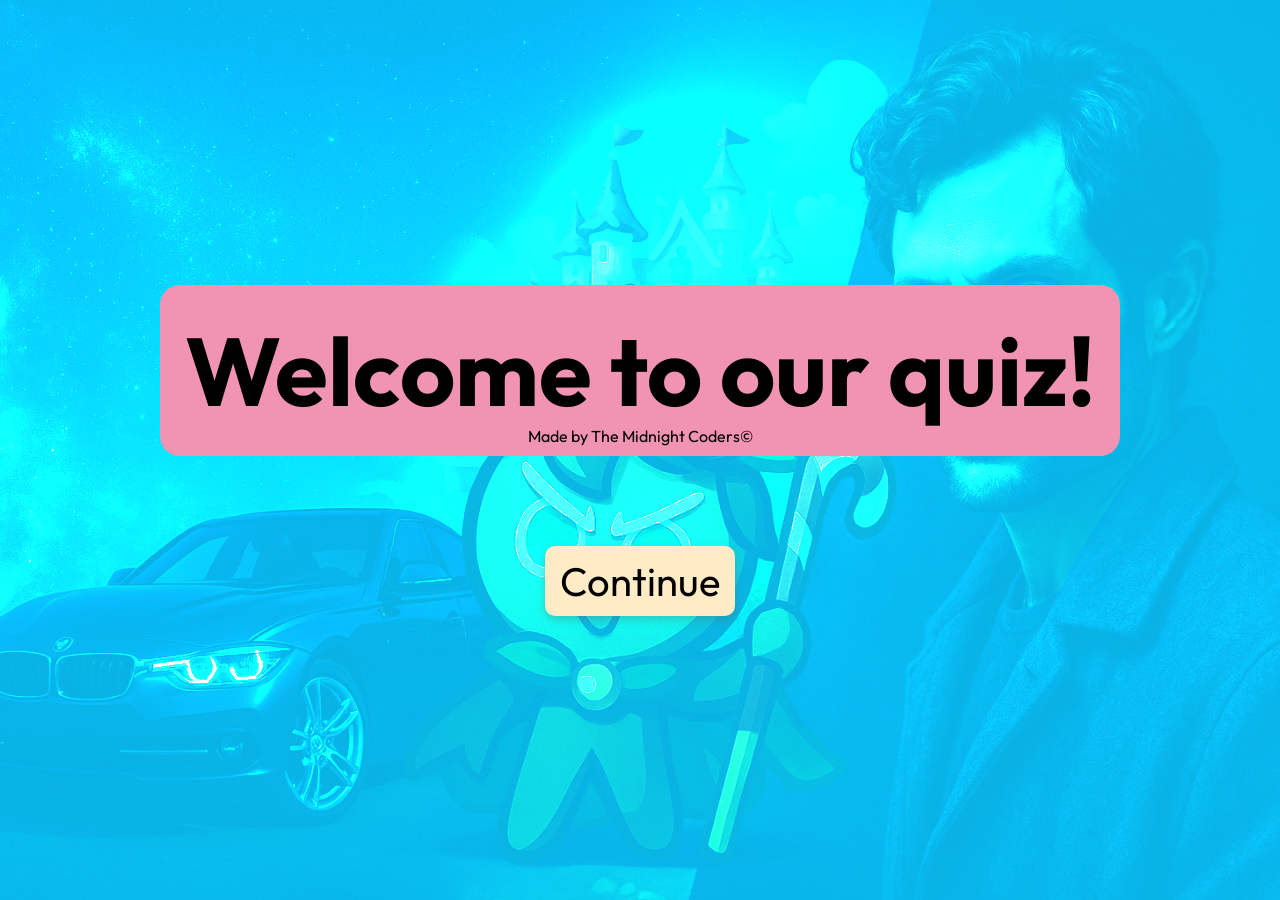
<file: index.html>
<!DOCTYPE html>
<html lang="en">
  <head>
    <meta charset="UTF-8" />
    <meta name="viewport" content="width=device-width, initial-scale=1.0" />
    <title>Start screen quiz</title>
    <link
      href="https://fonts.googleapis.com/css2?family=Josefin+Sans:ital,wght@0,100..700;1,100..700&family=Outfit:wght@100..900&family=Pixelify+Sans:wght@400..700&family=VT323&display=swap"
      rel="stylesheet"
    />
    <style>
      * {
        padding: 0;
        margin: 0;
        font-family: "Outfit", sans-serif;
      }
      .startIndex {
        text-align: center;
        display: flex;
        flex-direction: column;
        align-items: center;
        justify-content: center;
        height: 100vh;
        background-image: url(imgs/coolebgpic.png);
        background-color: #08b2e3;
        background-blend-mode: color-dodge;
        background-position: center;
        background-repeat: no-repeat;
        background-size: cover;
      }
      .startIndex > h1 {
        background-color: #f194b4;
        font-size: 6em;
        padding: 25px;
        text-wrap: nowrap;

        border-radius: 20px;
      }
      .startIndex > p {
        margin-top: -30px;
      }
      .startIndex > a > button {
        margin-top: 100px;
        border: none;
        padding: 10px 15px;
        border-radius: 10px;
        font-size: 2.5em;
        background-color: #ffebc6;
        cursor: pointer;
        transition: 0.3s ease;
        box-shadow: 0 4px 8px 0 rgba(99, 97, 72, 0.3);
      }
      .startIndex > a > button:hover {
        scale: 1.1;
      }
      @media only screen and (max-width: 767px) {
        .startIndex > h1 {
          transform: scale(0.35);
          padding: 30px;
        }
        .startIndex > p {
          font-size: 9px;
          transform: translateY(-45px);
        }
        .startIndex > a > button {
          font-size: 20px;
          transform: translateY(-95px);
        }
      }
    </style>
  </head>
  <body>
    <div class="startIndex">
      <h1>Welcome to our quiz!</h1>
      <p>Made by The Midnight Coders&copy;</p>
      <a href="home.html"><button>Continue</button></a>
    </div>
  </body>
</html>
</file>
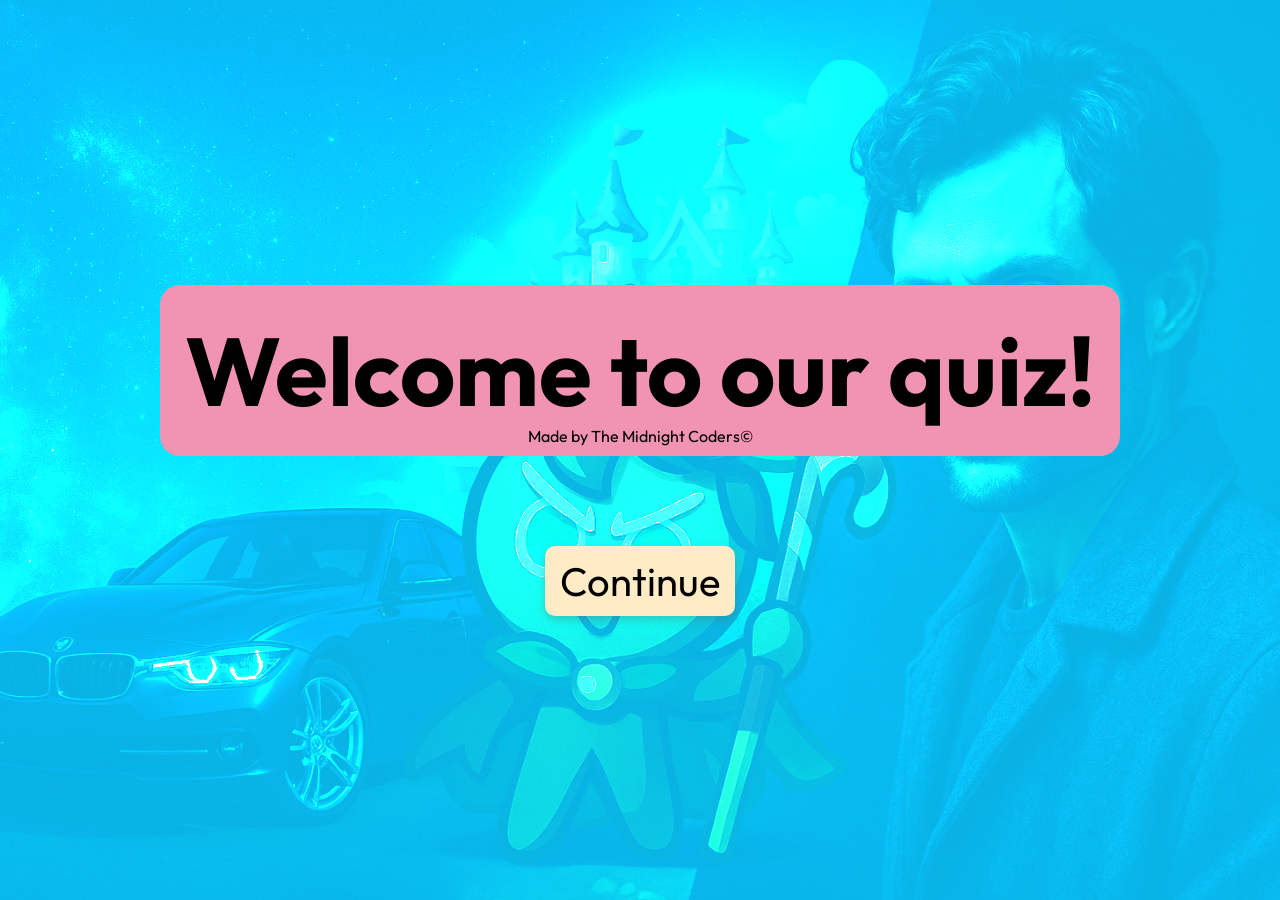
<file: cambus-index.html>
<!DOCTYPE html>
<html lang="en">
  <head>
    <meta charset="UTF-8" />
    <meta name="viewport" content="width=device-width, initial-scale=1.0" />
    <title>Start screen quiz</title>
    <link
      href="https://fonts.googleapis.com/css2?family=Josefin+Sans:ital,wght@0,100..700;1,100..700&family=Outfit:wght@100..900&family=Pixelify+Sans:wght@400..700&family=VT323&display=swap"
      rel="stylesheet"
    />
    <style>
      * {
        padding: 0;
        margin: 0;
        font-family: "Outfit", sans-serif;
      }
      .startIndex {
        text-align: center;
        display: flex;
        flex-direction: column;
        align-items: center;
        justify-content: center;
        height: 100vh;
        background-image: url(../imgs/coolebgpic.png);
        background-color: #08b2e3;
        background-blend-mode: color-dodge;
        background-position: center;
        background-repeat: no-repeat;
        background-size: cover;
      }
      .startIndex > h1 {
        background-color: #f194b4;
        font-size: 6em;
        padding: 25px;
        text-wrap: nowrap;

        border-radius: 20px;
      }
      .startIndex > p {
        margin-top: -30px;
      }
      .startIndex > a > button {
        margin-top: 100px;
        border: none;
        padding: 10px 15px;
        border-radius: 10px;
        font-size: 2.5em;
        background-color: #ffebc6;
        cursor: pointer;
        transition: 0.3s ease;
        box-shadow: 0 4px 8px 0 rgba(99, 97, 72, 0.3);
      }
      .startIndex > a > button:hover {
        scale: 1.1;
      }
      @media only screen and (max-width: 767px) {
        .startIndex > h1 {
          transform: scale(0.35);
          padding: 30px;
        }
        .startIndex > p {
          font-size: 9px;
          transform: translateY(-45px);
        }
        .startIndex > a > button {
          font-size: 20px;
          transform: translateY(-95px);
        }
      }
    </style>
  </head>
  <body>
    <div class="startIndex">
      <h1>Welcome to our quiz!</h1>
      <p>Made by The Midnight Coders&copy;</p>
      <a href="home.html"><button>Continue</button></a>
    </div>
  </body>
</html>
</file>
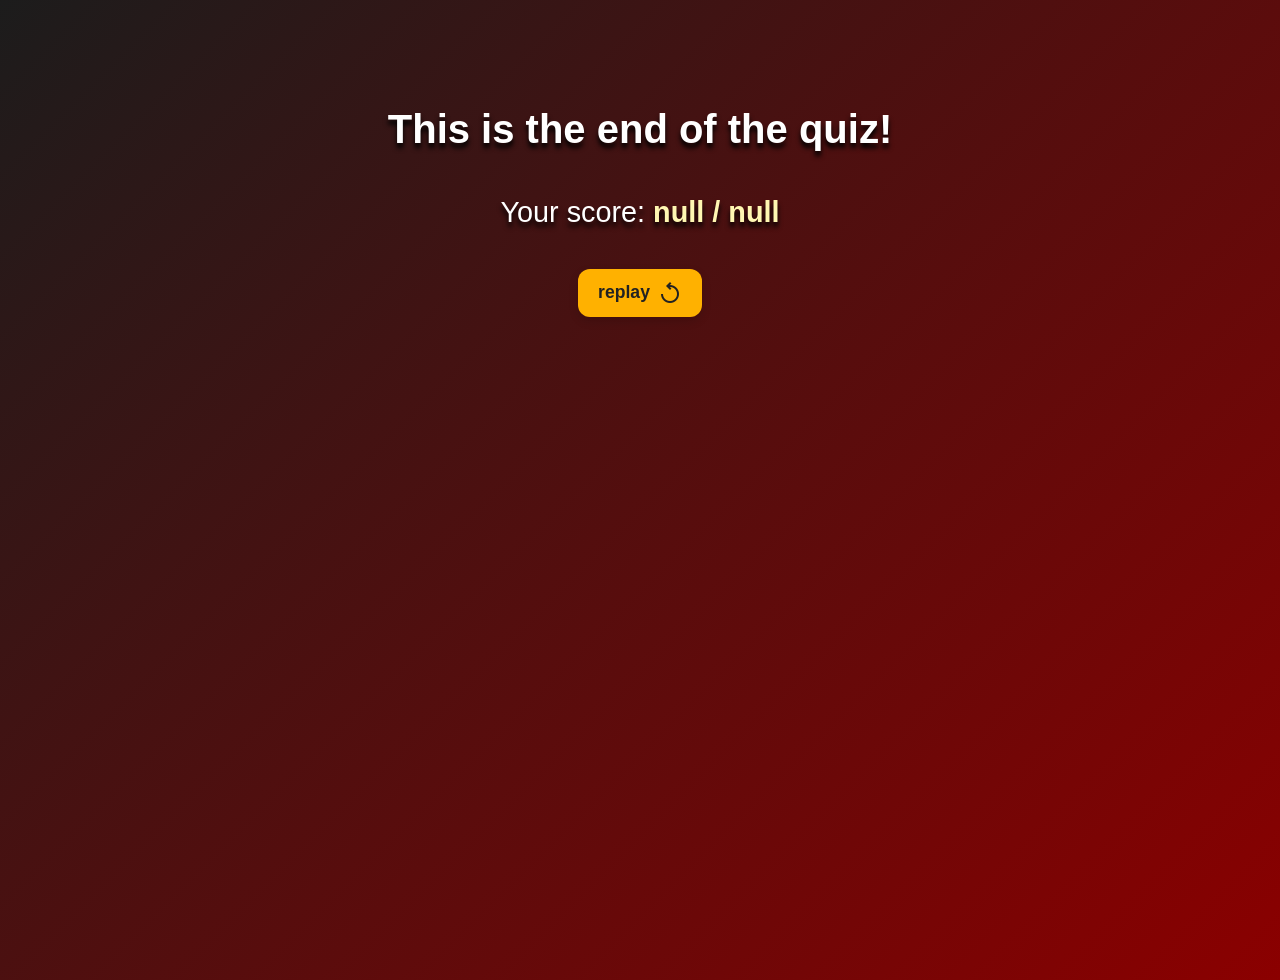
<file: eindscherm-iliyana.html>
<!DOCTYPE html>
<html lang="en">
  <head>
    <meta charset="UTF-8" />
    <meta name="viewport" content="width=device-width, initial-scale=1.0" />
    <title>final screen</title>
    <link rel="stylesheet" href="css/style-eindscherm.css" />
    <link
      rel="stylesheet"
      href="https://fonts.googleapis.com/css2?family=Material+Symbols+Outlined:opsz,wght,FILL,GRAD@24,400,0,0&icon_names=replay"
    />
  </head>
  <body>
    <h1>This is the end of the quiz!</h1>
    <h2>Your score: <span id="final-score"></span></h2>

    <button id="restart-btn">
      replay
      <span class="material-symbols-outlined">replay</span>
    </button>
    <script src="script-eindscherm.js"></script>
  </body>
</html>
</file>
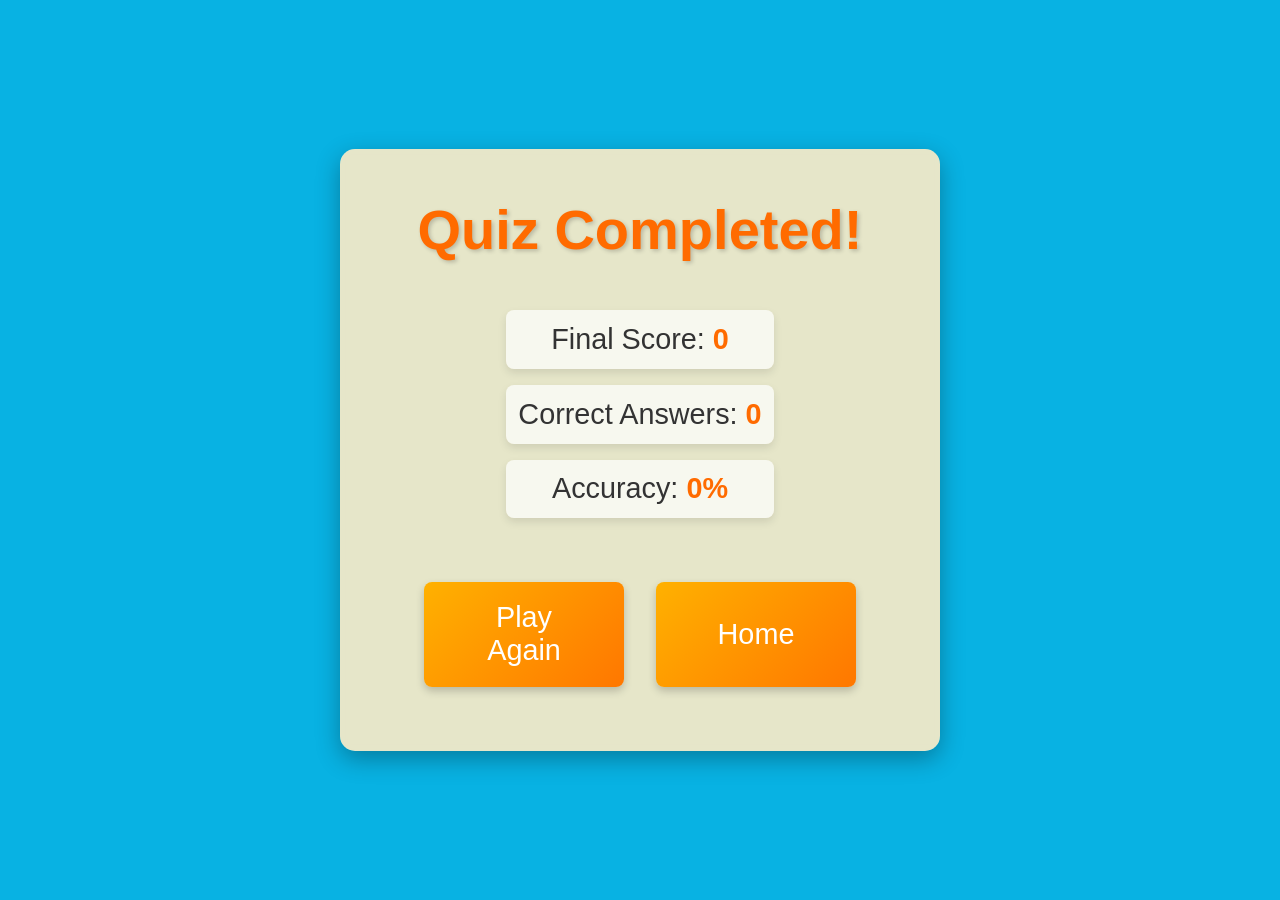
<file: end-Jessika.html>
<!DOCTYPE html>
<html lang="en">

<head>
    <meta charset="UTF-8">
    <meta name="viewport" content="width=device-width, initial-scale=1.0">
    <title>Quiz Results</title>
    <link rel="stylesheet" href="style-Jessika.css">
    <link rel="stylesheet" href="end-Jessika.css">
</head>

<body>
    <div id="EndPage">
        <div class="container">
            <div id="end" class="flex-column flex-center">
                <h1>Quiz Completed!</h1>
                <div id="stats">
                    <p>Final Score: <span id="scoreDisplay">0</span></p>
                    <p>Correct Answers: <span id="correctCount">0</span></p>
                    <p>Accuracy: <span id="accuracy">0%</span></p>
                </div>
                <div class="end-buttons">
                    
                    <a href="index-Jessika.html" class="btn">Play Again</a>
                    <a href="home.html" class="btn">Home</a>
                </div>
            </div>
        </div>
    </div>
    <script src="end-Jessika.js"></script>
</body>

</html>
</file>
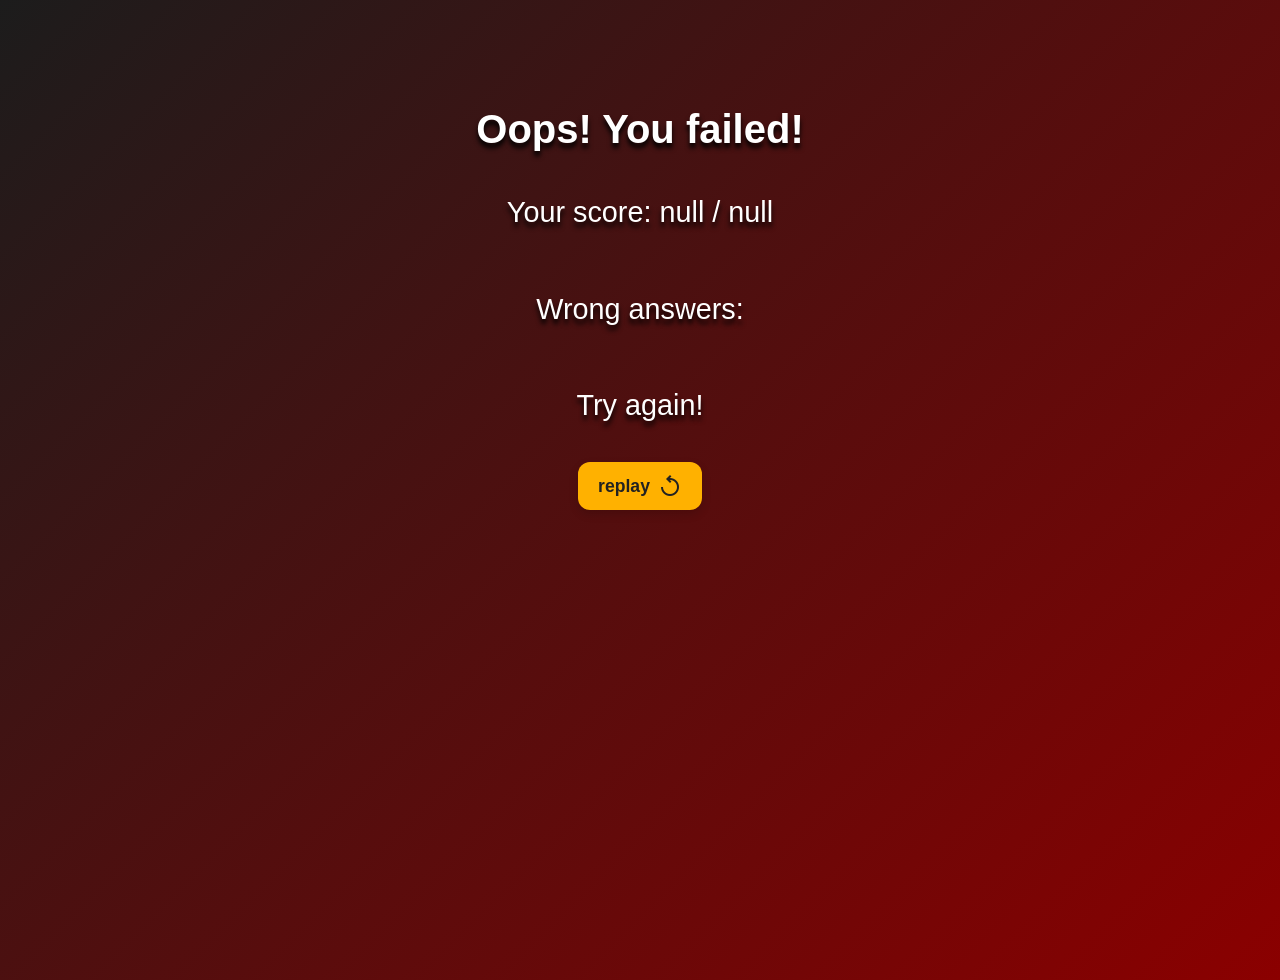
<file: fail-scherm.html>
<!DOCTYPE html>
<html lang="en">
<head>
    <meta charset="UTF-8">
    <meta name="viewport" content="width=device-width, initial-scale=1.0">
    <title>fail screen </title>
    <link rel="stylesheet" href="css/style-failscherm.css">
    <link
      rel="stylesheet"
      href="https://fonts.googleapis.com/css2?family=Material+Symbols+Outlined:opsz,wght,FILL,GRAD@24,400,0,0&icon_names=replay"
    />
  </head>
  <body>
    <h1>Oops! You failed! </h1>
    <h2>Your score: <span id="final-score"></span></h2>
    <h2>Wrong answers: <span id="wrong-answers"></span></h2>
    <h2>Try again!</h2>

    <button id="restart-btn">
      replay
      <span class="material-symbols-outlined">replay</span>
    </button>
    <script src="script-failscherm.js"></script>
</body>
</html>
</file>
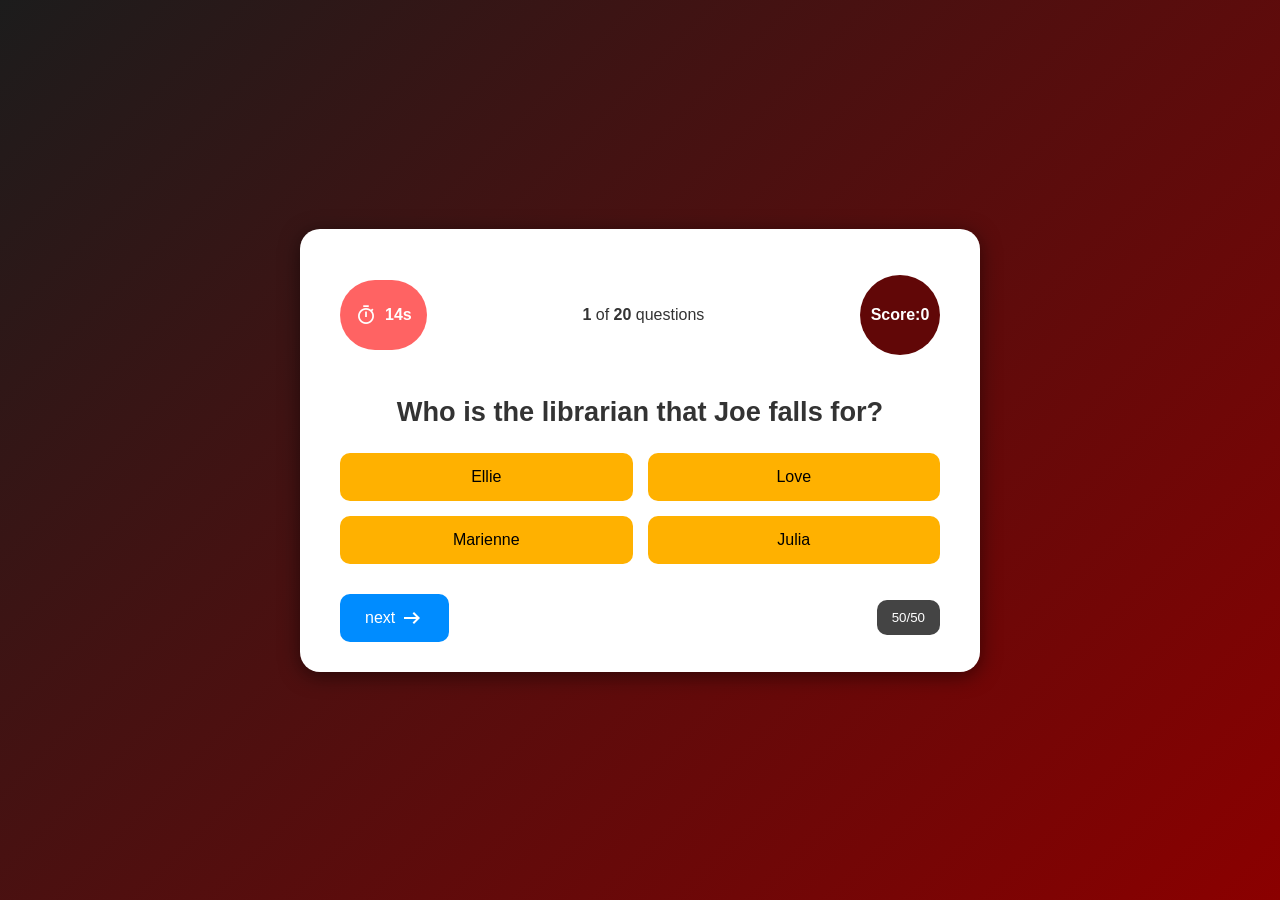
<file: game-iliyana.html>
<!DOCTYPE html>
<html lang="en">
  <head>
    <meta charset="UTF-8" />
    <meta name="viewport" content="width=device-width, initial-scale=1.0" />
    <title>Quiz</title>
    <link
      rel="stylesheet"
      href="https://fonts.googleapis.com/css2?family=Material+Symbols+Outlined"
    />
    <link
      rel="stylesheet"
      href="https://fonts.googleapis.com/css2?family=Material+Symbols+Outlined:opsz,wght,FILL,GRAD@24,400,0,0"
    />
    <link rel="stylesheet" href="css/style-game-iliyana.css" />
  </head>
  <body>
    <!-- Quiz container -->
    <div class="container" id="quiz">
      <header class="quiz-header">
        <div class="quiz-timer">
          <span class="material-symbols-outlined"> timer</span>
          <p class="time-duration">15s</p>
        </div>
        <p class="question-status"><b>1</b> of <b> 20 </b> questions</p>
        <p class="score">Score: <b>0</b></p>

      </header>

      <h1 class="quiz-question"></h1>

      <div class="answer-options">
        <button class="answer-btn"></button>
        <button class="answer-btn"></button>
        <button class="answer-btn"></button>
        <button class="answer-btn"></button>
      </div>

      

      <div class="quiz-footer">
        <button class="next-question-btn">
          next
          <span class="material-symbols-outlined">arrow_right_alt</span>
        </button>
        <div id="pop-up" class="modal" hidden> 
        <h2>Answer the question first!</h2>
      </div>

        <button class="fifty-btn">50/50</button>

       <div id="pop-up-1" class="modal" hidden> 
        <h2>You have used all your 50/50 hints</h2>
      </div>
      </div>
    </div>
    <script src="script-iliyana.js" defer></script>
  </body>
</html>
</file>
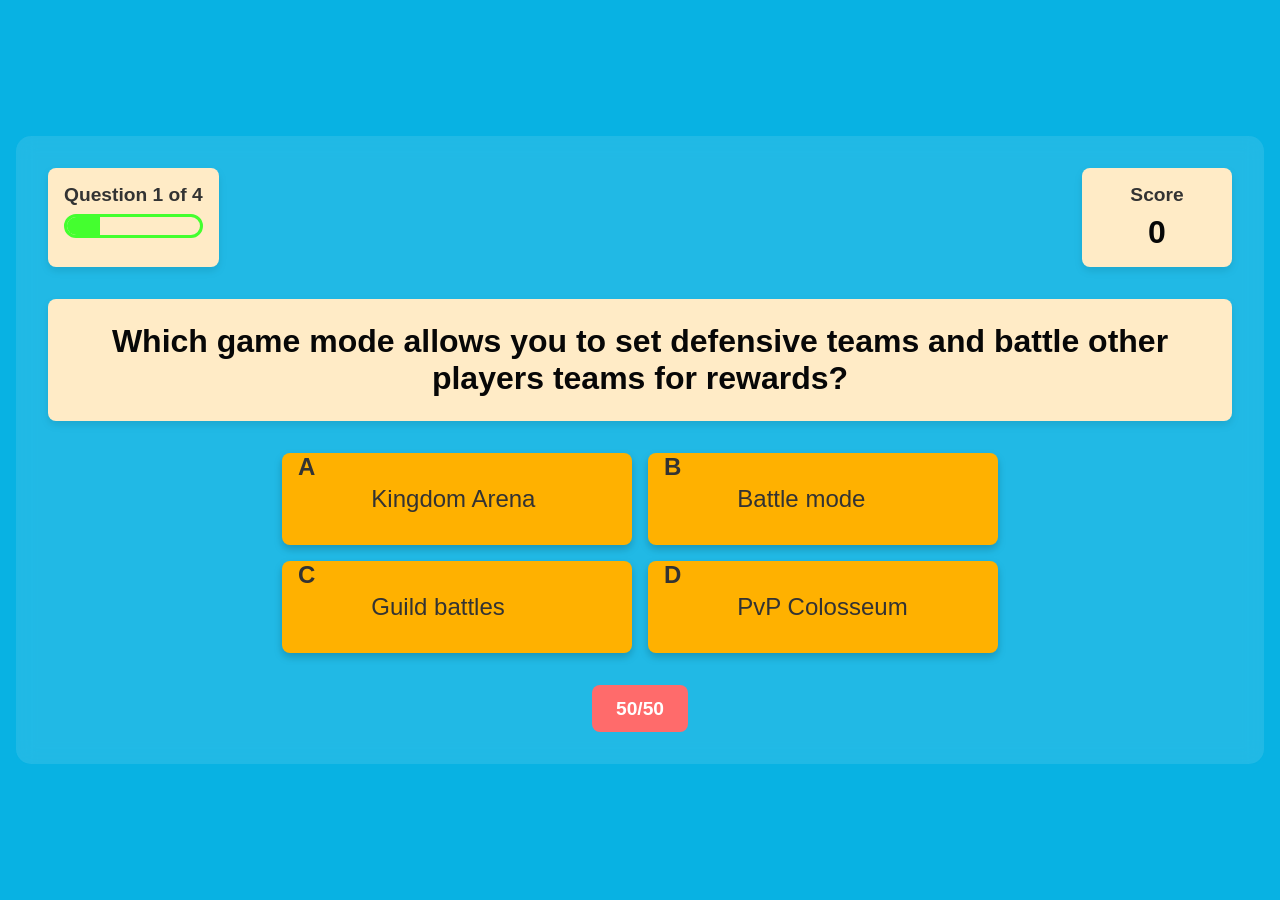
<file: game-Jessika.html>
<!DOCTYPE html>
<html lang="en">
<head>
    <meta charset="UTF-8">
    <meta name="viewport" content="width=device-width, initial-scale=1.0">
    <title>Quiz Game</title>
    <link rel="stylesheet" href="game-Jessika.css">
</head>
<body>
    <div id="QuestionPage">
        <div class="container">
            <div id="hud">
                <div class="hud-item">
                    <p id="progressText" class="hud-prefix">
                        Question
                    </p>
                    <div id="progressBar">
                        <div id="progressBarFull"></div>
                    </div>
                </div>
                <div class="hud-item">
                    <p class="hud-prefix">
                        Score
                    </p>
                    <h1 class="hud-main-text" id="score">
                        0
                    </h1>
                </div>
            </div>
            
            <h2 id="question">What is the answer to this question?</h2>
            
            <div class="choices-grid">
                <div class="choice-container">
                    <p class="choice-prefix">A </p>
                    <p class="choice-text" data-number="1"> Choice 1</p>
                </div>
                <div class="choice-container">
                    <p class="choice-prefix">B </p>
                    <p class="choice-text" data-number="2"> Choice 2</p>
                </div>
                <div class="choice-container">
                    <p class="choice-prefix">C </p>
                    <p class="choice-text" data-number="3" >Choice 3</p>
                </div>
                <div class="choice-container">
                    <p class="choice-prefix">D </p>
                    <p class="choice-text" data-number="4"> Choice 4</p>
                </div>
            </div>
            
            <div class="navigation-buttons">
                <button id="fiftyFiftyBtn" class="power-up-btn">50/50</button>
            </div>
        </div>
    </div>

    <script src="game-Jessika.js"></script>
</body>
</html>
</file>
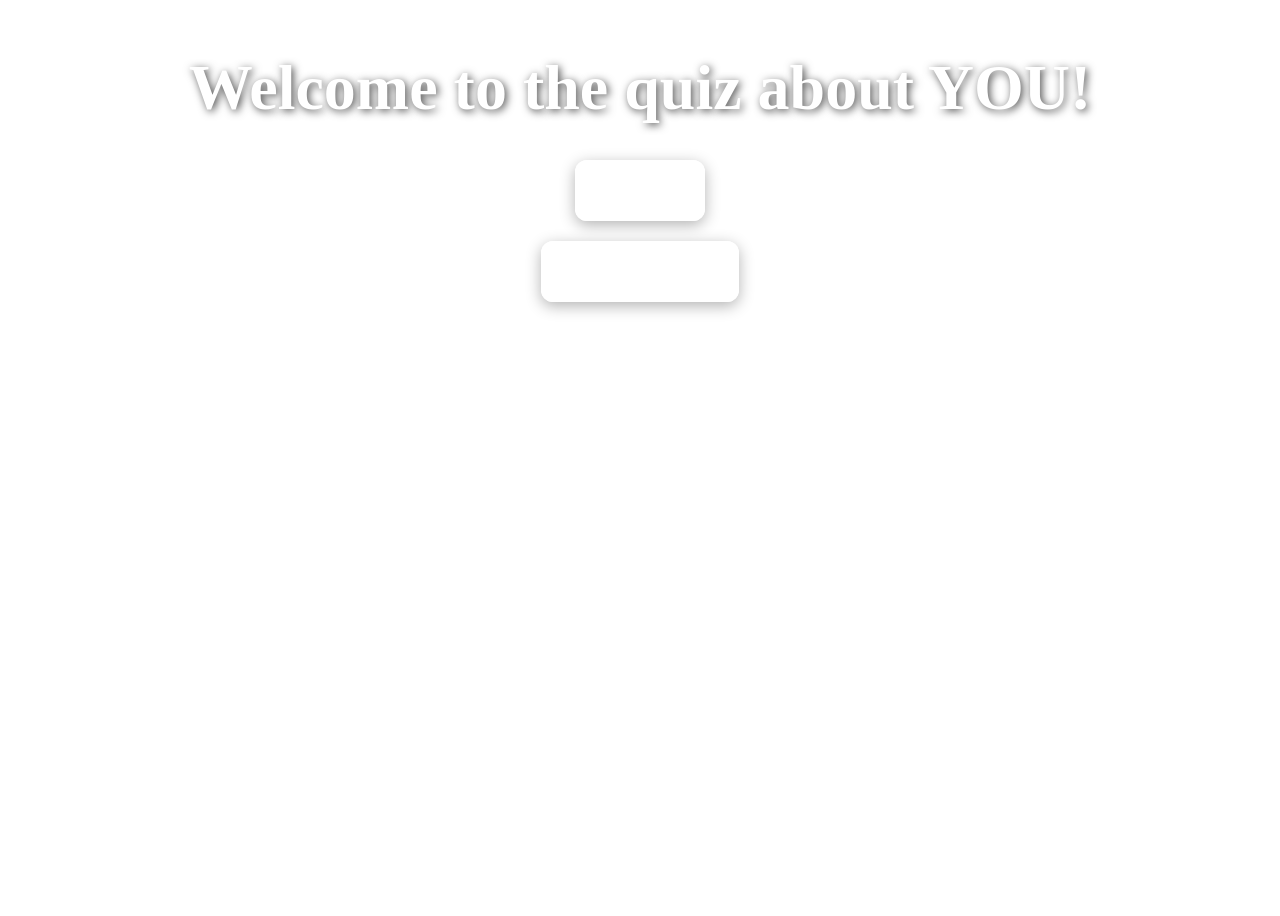
<file: index-iliyana.html>
<!DOCTYPE html>
<html lang="en">
<head>
    <meta charset="UTF-8">
    <meta name="viewport" content="width=device-width, initial-scale=1.0">
    <title>YOU Quiz</title>
     <link rel="stylesheet" href="css/style-iliyana.css">   
</head>
<body>
   <!-- Dit is de startpagina van de quiz -->
    <div class="container" id= "startpage"> 
       <h1>Welcome to the quiz about YOU!</h1>
       <a href="/game-iliyana.html" class="btn">Play</a>
       <a href="uitleg.html" class="btn1">Quiz rules!</a>
   </div>
    <script src="script-iliyana.js"></script>
</body>
</html>
</file>
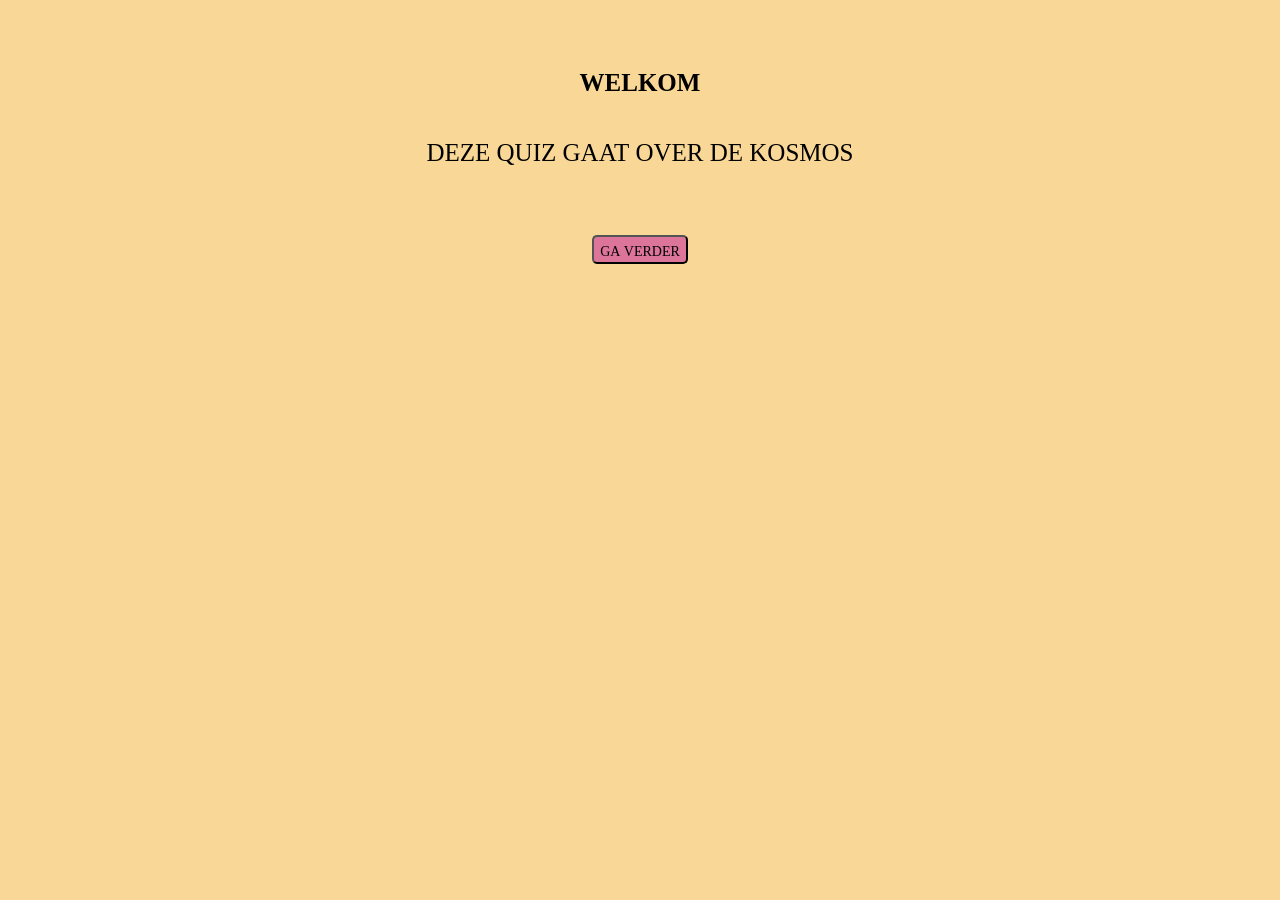
<file: index-Sofiia.html>
<!DOCTYPE html>
<html lang="en">
<head>
    <meta charset="UTF-8">
    <meta name="viewport" content="width=device-width, initial-scale=1.0">
    <title>Startpagina</title>
    <link rel="stylesheet" href="style-Sofiia.css">
    <script src="script-Sofiia.js"></script>
</head>
<body>
    <h1> Welkom</h1>
    <p> Deze quiz gaat over de kosmos</p>
    <nav>
        <a href="quiz.html">
            <button> Ga verder</button>
        </a>
    </nav>
</body>
</html>
</file>
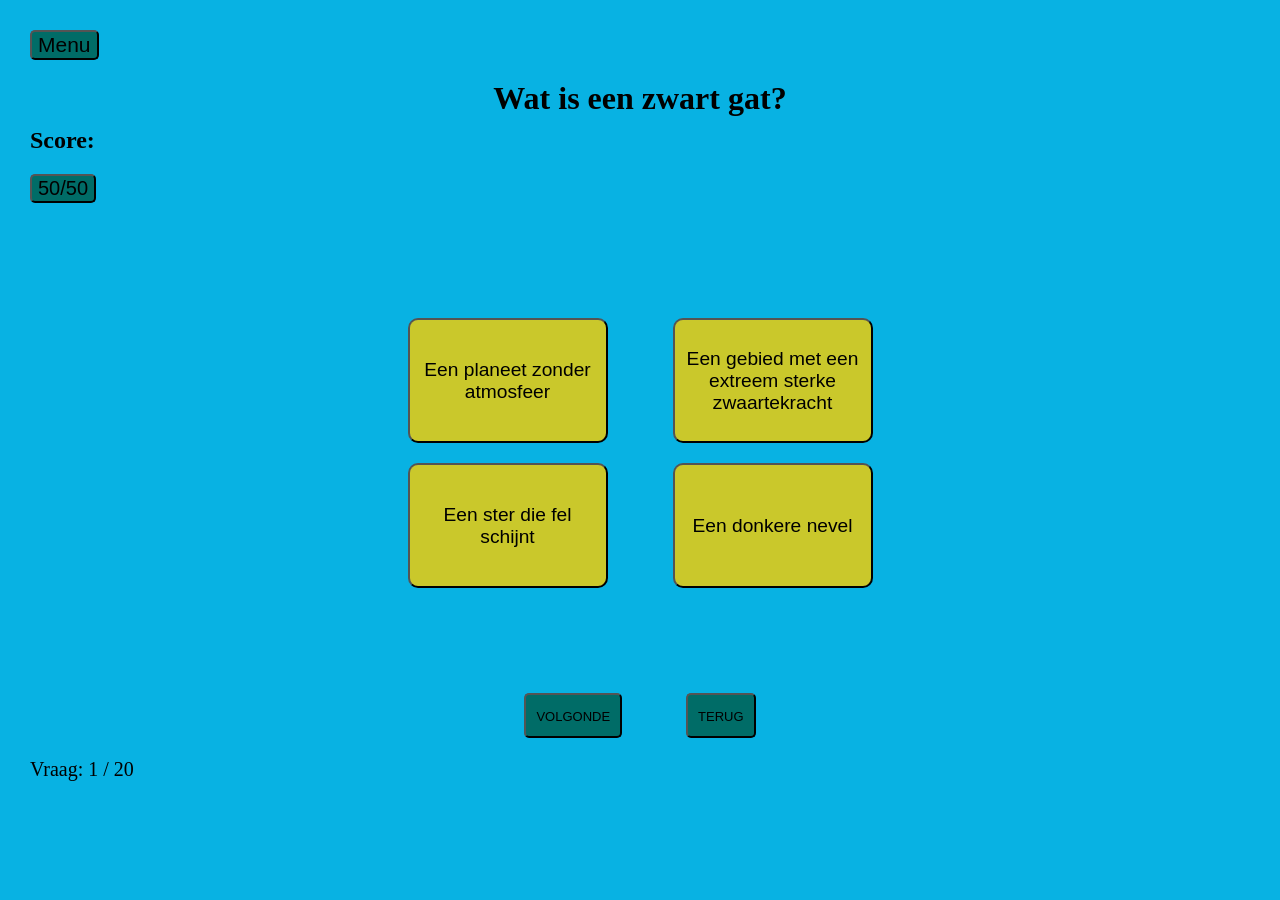
<file: quiz.html>
<!DOCTYPE html>
<html lang="en">

<head>
    <meta charset="UTF-8">
    <meta name="viewport" content="width=device-width, initial-scale=1.0">
    <title>Quiz</title>
    <link rel="stylesheet" href="style-quiz.css">
</head>

<body class="speciaal1">
    <nav>
        <a href="index-Sofiia.html">
            <button class="menu">Menu</button>
        </a>
    </nav>
    <div id="endScreen" style="display: none; text-align: center;">
        <h2>Quiz klaar!</h2>
        <p id="finalScore"></p>
        <p id="correctAnswers"></p>
        <p id="wrongAnswers"></p>
        <p id="percentage"></p>
        <button id="restartBtn">Opnieuw spelen</button>
    </div>
    <h1 id="questionShow"></h1>
    <h2 id="score">Score:</h2>
    <button id="fiftyBtn">50/50</button>
    <div class="grid">
        <div class="answersPos">
            <button class="answersShow">
            </button>
            <br>
            <button class="answersShow">
            </button>
            <br>
        </div>
        <div class="answersPos">
            <button class="answersShow">
            </button>
            <br>
            <button class="answersShow">
            </button>
            <br>
        </div>
    </div>
    <div id="quiz">
        <button id="nextBtn">Volgonde</button>
        <button id="prevBtn">Terug</button>
    </div>
    <p id="teller">Vraag:</p>




    <script src="script-Sofiia.js"></script>
</body>

</html>
</file>
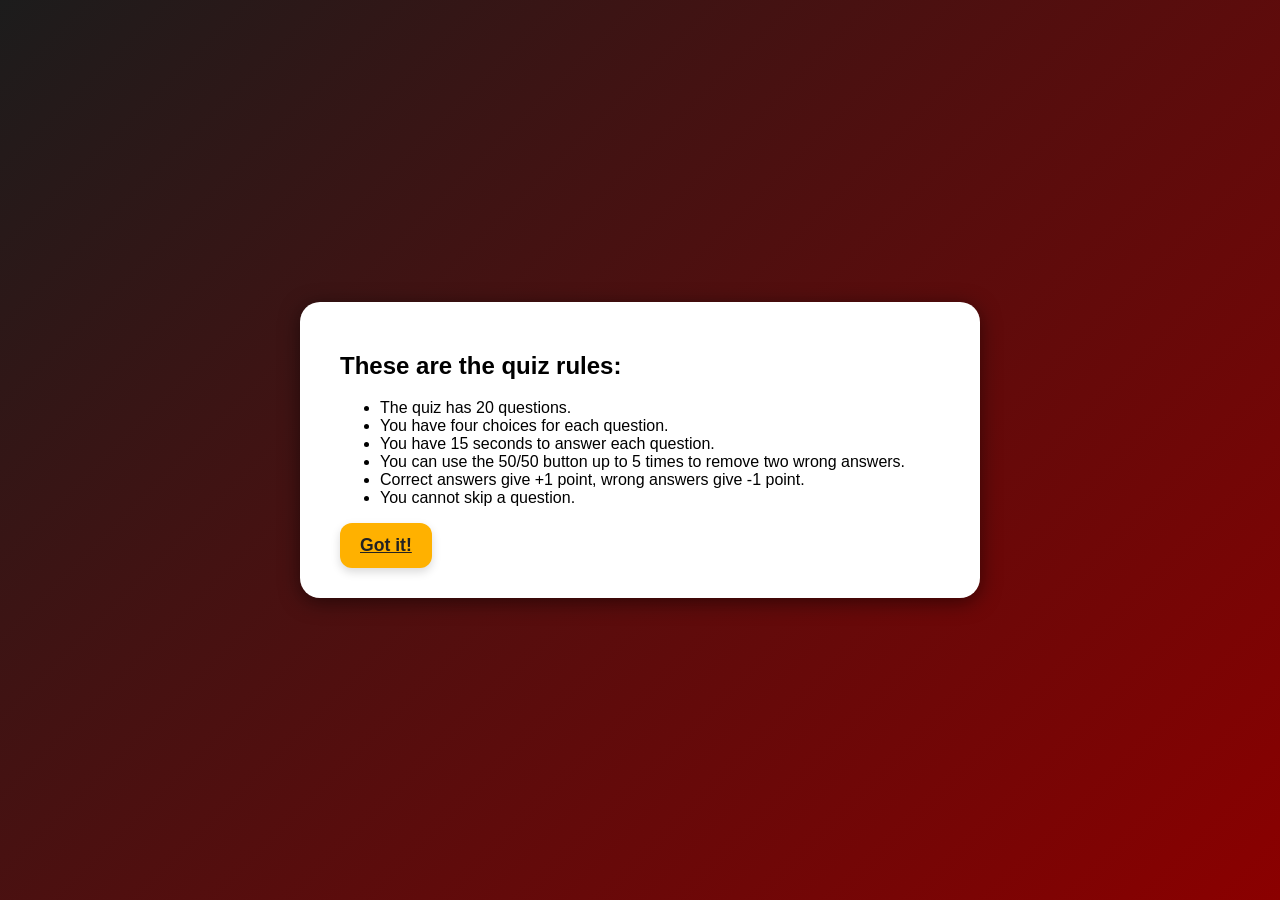
<file: uitleg.html>
<!DOCTYPE html>
<html lang="en">
  <head>
    <meta charset="UTF-8">
    <meta name="viewport" content="width=device-width, initial-scale=1.0">
    <title>Quiz rules!</title>
    <link rel="stylesheet" href="css/style-rules.css">
  </head>
  <body>
    <div class="container">
    <h2>These are the quiz rules:</h2>
    <ul>
      <li>The quiz has 20 questions.</li>
      <li>You have four choices for each question.</li>
      <li>You have 15 seconds to answer each question.</li>
      <li>
        You can use the 50/50 button up to 5 times to remove two wrong answers.
      </li>
      <li>Correct answers give +1 point, wrong answers give -1 point.</li>
      <li>You cannot skip a question.</li>
    </ul>
<a href="index-iliyana.html" class="got-it-btn">Got it!</a>
    </div>
    <script src="script-iliyana.js"></script>
  </body>
</html>
</file>
<file: css/style-eindscherm.css>
.material-symbols-outlined {
  font-variation-settings:
  'FILL' 0,
  'wght' 400,
  'GRAD' 0,
  'opsz' 24;
}

body {
  font-family: 'Poppins', sans-serif;
  color: #fff;
  display: flex;
  flex-direction: column;
  align-items: center;
  justify-content: flex-start;
  min-height: 100vh;
  margin: 0;
  padding-top: 80px;
  text-align: center;
  background: linear-gradient(135deg, #1c1c1c, #8b0000); 
}

h1 {
  font-size: 2.5rem;
  margin-bottom: 20px;
  color: #fff;
  text-shadow: 0px 5px 5px black;
}

h2 {
  font-size: 1.8rem;
  margin-bottom: 40px;
  color: #fff;
  font-weight: 500;
  text-shadow: 0px 5px 5px black;
}

#final-score {
  font-weight: 700;
  color: #fff7b2;
}

#restart-btn {
  display: inline-flex;
  align-items: center;
  gap: 8px;
  cursor: pointer;
  padding: 12px 20px;
  border-radius: 12px;
  background-color: #ffb100;
  border: none;
  font-size: 1.1rem;
  color: #222;
  font-weight: bold;
  transition: all 0.3s ease-in-out;
  box-shadow: 0 4px 10px rgba(0, 0, 0, 0.15);
}

#restart-btn:hover {
  background-color: #ff9900;
  transform: scale(1.08);
  box-shadow: 0 6px 14px rgba(0, 0, 0, 0.25);
}
</file>
<file: style-Jessika.css>
h1 {
    text-align: center;
    font-size: 60px;
    color: white;
    margin-bottom: 2rem;
}

p {
    text-align: center;
    font-size: 40px;
    color: white;
}
ul, h2 {
    font-weight: bold;
      text-align: center;
    font-size: 20px;
    color: white;
    background: linear-gradient(90deg, rgb(255, 177, 0, 0.6));
    border-radius: 4px;
}

#Startpage {
    background-image: url('https://www.gamerefinery.com/wp-content/uploads/2021/10/cookie-run-kingdom-revenue-spike-header-image.png');
    background-size: cover;
    background-repeat: no-repeat;
    background-attachment: fixed;
    background-position: center center;
    width: 100%;
    min-height: 100vh;
    display: flex;
    justify-content: center;
    align-items: center;
}

.container {
    width: 100vw;
    height: 100vh;
    display: flex;
    justify-content: top center;
    align-items: top center;
    max-width: 80rem;
    margin: 0 auto;
    padding: 2rem;

}

.flex-column {
    display: flex;
    flex-direction: column;
}

.flex-center {
    justify-content: top center;
    align-items: center;
}

.jusify-center {
    justify-content: center;
}

.text-center {
    text-align: center;
}

.hidden {
    display: none;
}

.btn {
    font-size: 2.4rem;
    padding: 2rem 0;
    width: 38rem;
    text-align: center;
    margin-bottom: 1rem;
    text-decoration: none;
    color: white;
    background: linear-gradient(90deg, rgb(255, 177, 0, 0.6));
    border-radius: 4px;
}

.bnt:hover {
    cursor: pointer;
    box-shadow: 0 0.4rem 1.4rem rgb(184, 129, 0, 0 5);
    transform: scale(1.02);
    transform: trasform 100ms;
}
</file>
<file: end-Jessika.css>
* {
    margin: 0;
    padding: 0;
    box-sizing: border-box;
    font-family: 'Arial', sans-serif;
}

body {
    margin: 0;
    padding: 0;
    background-color: rgb(8, 178, 227);
    display: flex;
    justify-content: center;
    align-items: center;
    min-height: 100vh;
}

#EndPage {
    background-image: url('https://www.gamerefinery.com/wp-content/uploads/2021/10/cookie-run-kingdom-revenue-spike-header-image.png');
    background-size: cover;
    background-repeat: no-repeat;
    background-attachment: fixed;
    background-position: center center;
    width: 100%;
    min-height: 100vh;
    display: flex;
    justify-content: center;
    align-items: center;
}

.container {
    width: 100vw;
    height: 100vh;
    display: flex;
    justify-content: center;
    align-items: center;
    max-width: 80rem;
    margin: 0 auto;
    padding: 2rem;
}

.flex-column {
    display: flex;
    flex-direction: column;
}

.flex-center {
    justify-content: center;
    align-items: center;
}

#end {
    background: rgba(255, 235, 198, 0.9);
    padding: 3rem;
    border-radius: 15px;
    text-align: center;
    box-shadow: 0 8px 25px rgba(0, 0, 0, 0.3);
    backdrop-filter: blur(5px);
    max-width: 600px;
    width: 90%;
}

#end h1 {
    font-size: 3.5rem;
    color: #ff6b00;
    margin-bottom: 2rem;
    text-shadow: 2px 2px 4px rgba(0, 0, 0, 0.2);
}

#stats {
    margin-bottom: 3rem;
}

#stats p {
    font-size: 1.8rem;
    color: #333;
    margin: 1rem 0;
    padding: 0.8rem;
    background: rgba(255, 255, 255, 0.7);
    border-radius: 8px;
    box-shadow: 0 4px 8px rgba(0, 0, 0, 0.1);
}

#stats span {
    font-weight: bold;
    color: #ff6b00;
}

.end-buttons {
    display: flex;
    gap: 2rem;
    flex-wrap: wrap;
    justify-content: center;
}



.btn {
    font-size: 1.8rem;
    padding: 1.2rem 2.5rem;
    width: 200px;
    text-align: center;
    text-decoration: none;
    color: white;
    background: linear-gradient(135deg, rgb(255, 177, 0) 0%, rgb(255, 119, 0) 100%);
    border-radius: 8px;
    border: none;
    cursor: pointer;
    transition: all 0.3s ease;
    box-shadow: 0 4px 8px rgba(0, 0, 0, 0.2);
    display: flex;
    justify-content: center;
    align-items: center;
}

.btn:hover {
    transform: translateY(-3px);
    box-shadow: 0 6px 12px rgba(184, 129, 0, 0.4);
    background: linear-gradient(135deg, rgb(255, 199, 0) 0%, rgb(255, 139, 0) 100%);
}

/* Responsive design */
@media screen and (max-width: 768px) {
    .container {
        padding: 1rem;
    }

    #end {
        padding: 2rem;
    }

    #end h1 {
        font-size: 2.5rem;
    }

    #stats p {
        font-size: 1.4rem;
    }

    .btn {
        font-size: 1.5rem;
        padding: 1rem 2rem;
        width: 180px;
    }

    .end-buttons {
        flex-direction: column;
        gap: 1rem;
    }
}

@media screen and (max-width: 480px) {
    #end h1 {
        font-size: 2rem;
    }

    #stats p {
        font-size: 1.2rem;
    }

    .btn {
        font-size: 1.3rem;
        padding: 0.8rem 1.5rem;
        width: 160px;
    }
}
</file>
<file: css/style-failscherm.css>
body {
  font-family: 'Poppins', sans-serif;
  color: #fff;
  display: flex;
  flex-direction: column;
  align-items: center;
  justify-content: flex-start;
  min-height: 100vh;
  margin: 0;
  padding-top: 80px;
  text-align: center;
  background: linear-gradient(135deg, #1c1c1c, #8b0000); 
}


h1 {
  font-size: 2.5rem;
  margin-bottom: 20px;
  color: #fff;
  text-shadow: 0px 5px 5px black;
}

h2 {
  font-size: 1.8rem;
  margin-bottom: 40px;
  color: #fff;
  font-weight: 500;
  text-shadow: 0px 5px 5px black;
}

#restart-btn {
  display: inline-flex;
  align-items: center;
  gap: 8px;
  cursor: pointer;
  padding: 12px 20px;
  border-radius: 12px;
  background-color: #ffb100;
  border: none;
  font-size: 1.1rem;
  color: #222;
  font-weight: bold;
  transition: all 0.3s ease-in-out;
  box-shadow: 0 4px 10px rgba(0, 0, 0, 0.15);
}

#restart-btn:hover {
  background-color: #ff9900;
  transform: scale(1.08);
  box-shadow: 0 6px 14px rgba(0, 0, 0, 0.25);
}
</file>
<file: css/style-game-iliyana.css>
.answer-btn.correct {
  background-color: #44FF2F !important;
  color: white;
}

.answer-btn.wrong {
  background-color: #FF2F2F !important;
  color: white;
}


body {
  font-family: 'Poppins', sans-serif;
  background: linear-gradient(135deg, #1c1c1c, #8b0000); /* donkergrijs → bloedrood */
  display: flex;
  justify-content: center;
  align-items: center;
  min-height: 100vh;
  margin: 0;
}


.container {
  background: white;
  width: 85%;
  max-width: 600px;
  padding: 30px 40px;
  border-radius: 20px;
  box-shadow: 0 4px 20px rgba(0,0,0,0.5);
  position: relative;
} 


.quiz-header {
  display: flex; 
  justify-content: space-between;
  align-items: center;
  margin-bottom: 25px;
}

/* Timer */
.quiz-timer {
  display: flex;
  align-items: center;
  gap: 8px;
  background-color: #ff6363;
  color: white;
  padding: 10px 15px;
  border-radius: 50px;
  font-weight: 600;
  transition: background-color 0.3s ease;
}

.quiz-timer .material-symbols-outlined {
  font-size: 22px;
}

/* Vraag status + score */
.question-status {
  font-weight: 500;
  color: #333;
}

.score {
  background-color: #610707;
  color: white;
  font-weight: 600;
  border-radius: 50%;
  width: 80px;
  height: 80px;
  display: flex;
  justify-content: center;
  align-items: center;
  transition: background-color 0.3s ease;
}

/* Vraag */
.quiz-question {
  font-size: 1.7rem; 
  font-weight: 600;
  text-align: center;
  margin-bottom: 25px;
  color: #333;
}

/* Antwoordknoppen */
.answer-options {
  display: flex;
  flex-wrap: wrap;
  justify-content: center;
  gap: 15px;
  margin-bottom: 30px;
}

.answer-btn {
  flex: 1 1 45%; /* 2 per rij */
  min-width: 200px;
  padding: 15px;
  border: none;
  border-radius: 10px;
  background-color: #ffb100;
  color: black;
  font-size: 1rem;
  cursor: pointer;
  transition: transform 0.2s, background-color 0.2s;
}

.answer-btn:hover {
  background-color: #ffd15a;
  transform: scale(1.05);
}

/* Footer */
.quiz-footer {
  display: flex;
  justify-content: space-between;
  align-items: center;
}

/* Next knop */
.next-question-btn {
  background-color: #008cff;
  color: white;
  padding: 12px 25px;
  border: none;
  border-radius: 10px;
  font-size: 1rem;
  cursor: pointer;
  transition: background-color 0.2s;
  display: flex;
  align-items: center;
  gap: 5px;
}

.next-question-btn:hover {
  background-color: #4dafff;
}

/* 50/50 knop */
.fifty-btn {
  background-color: #444;
  color: white;
  border: none;
  border-radius: 10px;
  padding: 10px 15px;
  cursor: pointer;
  transition: background-color 0.2s;
}

.fifty-btn:hover {
  background-color: #666;
}

/* Pop-up melding */
.modal {
  position: absolute;
  bottom: 90px;
  left: 50%;
  transform: translateX(-50%);
  background-color: white;
  border: 2px solid #444;
  border-radius: 15px;
  padding: 20px;
  box-shadow: 0 4px 15px rgba(0,0,0,0.2);
  text-align: center;
  border: 2px solid grey;
}

.zichtbaar {
    display: block;
}

.onzichtbaarheid {
    display: none;
}
</file>
<file: game-Jessika.css>
* {
    margin: 0;
    padding: 0;
    box-sizing: border-box;
    font-family: 'Arial', sans-serif;
}

body {
    background-color: rgb(8, 178, 227);
    display: flex;
    justify-content: center;
    align-items: center;
    min-height: 100vh;
    margin: 0;
    padding: 1rem;
}

#QuestionPage {
    width: 100%;
    display: flex;
    justify-content: center;
    align-items: center;
}

.container {
    display: flex;
    flex-direction: column;
    align-items: center;
    width: 1500px;
    position: relative;
    min-height: 500px;
    background: rgba(255, 255, 255, 0.1);
    padding: 2rem;
    border-radius: 15px;
    backdrop-filter: blur(10px);
}

#question {
    font-size: 2rem;
    text-align: center;
    margin-bottom: 2rem;
    color: #070707;
    width: 100%;
    background-color: #ffebc6;
    padding: 1.5rem;
    border-radius: 8px;
    box-shadow: 0 4px 8px rgba(0, 0, 0, 0.1);
}

#hud {
    display: flex;
    justify-content: space-between;
    width: 100%;
    margin-bottom: 2rem;
}

.hud-item {
    background-color: #ffebc6;
    padding: 1rem;
    border-radius: 8px;
    min-width: 150px;
    text-align: center;
    box-shadow: 0 4px 8px rgba(0, 0, 0, 0.1);
}

.hud-prefix {
    font-size: 1.2rem;
    font-weight: bold;
    color: #333;
    margin-bottom: 0.5rem;
}

.hud-main-text {
    font-size: 2rem;
    color: #070707;
}

#progressBar {
    width: 100%;
    height: 1.5rem;
    border: 0.2rem solid rgb(68, 255, 47);
    border-radius: 50px;
    overflow: hidden;
    margin-top: 0.5rem;
}

#progressBarFull {
    height: 100%;
    background: rgb(68, 255, 47);
    width: 0%;
    transition: width 0.3s ease;
}

.choices-grid {
    display: grid;
    grid-template-columns: 1fr 1fr;
    grid-template-rows: 1fr 1fr;
    gap: 1rem;
    width: auto;
    margin: 0 auto;
    margin-bottom: 2rem;
}

.choice-container {
    display: flex;
    width: 350px;
    border-radius: 8px;
    background-color: rgb(255, 177, 0);
    font-size: 1.5rem;
    padding: 0 1rem;
    cursor: pointer;
    transition: all 0.3s ease;
    box-shadow: 0 4px 8px rgba(0, 0, 0, 0.2);
}

.choice-container:hover {
    transform: translateY(-3px);
    box-shadow: 0 6px 12px rgba(184, 129, 0, 0.4);
}

.choice-prefix {
    text-align: center;
    font-weight: bold;
    margin-right: 1rem;
    color: #333;
}

.choice-text {
    color: #333;
    padding: 2rem 2.5rem;
    width: 100%;
}

.correct {
    background-color: rgb(68, 255, 47) !important;
}

.incorrect {
    background-color: rgb(255, 47, 47) !important;
}


.power-up-btn {
    font-size: 1.2rem;
    padding: 0.8rem 1.5rem;
    border: none;
    border-radius: 8px;
    cursor: pointer;
    transition: all 0.3s ease;
    font-weight: bold;
}

.power-up-btn {
    background-color: #ff6b6b;
    color: white;
}

.power-up-btn:hover {
    background-color: #ff5252;
    transform: translateY(-2px);
}

.power-up-btn:disabled {
    background-color: #cccccc;
    cursor: not-allowed;
    transform: none;
}


.hidden {
    display: none !important;
}

@media screen and (max-width: 768px) {
    .container {
        padding: 1rem;
    }

    #question {
        font-size: 1.5rem;
        padding: 1rem;
    }

    .choices-grid {
        grid-template-columns: 1fr;
        gap: 0.8rem;
    }

    .choice-container {
        min-height: 70px;
        font-size: 1.2rem;
    }



    .power-up-btn,
    #prevBtn,
    #nextBtn {
        width: 100%;
    }
}
</file>
<file: css/style-iliyana.css>
#startpage {
  background-image: url(https://images8.alphacoders.com/118/thumb-1920-1185380.jpg);
  background-size: cover;
  background-position: center;
  height: 100vh;
  display: flex;
  justify-content: flex-start;
  align-items: center;
  text-align: center;
  color: white;
  flex-direction: column;
  gap: 20px;
}

.container h1 {
  font-size: 4rem; /* groter en opvallender */
  margin-bottom: 15px;
  text-shadow: 2px 2px 8px rgba(0,0,0,0.7);
}

.btn {
  background: rgba(255, 255, 255, 0.2);
  color: white;
  border: 2px solid white;
  padding: 15px 40px;
  font-size: 1.5rem;
  font-weight: 600;
  border-radius: 12px;
  cursor: pointer;
  transition: all 0.3s ease;
  box-shadow: 0 4px 15px rgba(0,0,0,0.3);
}

.btn:hover {
  background: rgba(255, 255, 255, 0.8);
  color: #333;
  transform: scale(1.05);
}

.btn1 {
  background: rgba(255, 255, 255, 0.2);
  color: white;
  border: 2px solid white;
  padding: 15px 40px;
  font-size: 1.5rem;
  font-weight: 600;
  border-radius: 12px;
  cursor: pointer;
  transition: all 0.3s ease;
  box-shadow: 0 4px 15px rgba(0,0,0,0.3);
}

.btn1:hover {
  background: rgba(255, 255, 255, 0.8);
  color: #333;
  transform: scale(1.05);
}
</file>
<file: style-Sofiia.css>
*{
  background-color: #f9d797;  
  margin-top: 30px;
}

h1,p,nav{
    color:rgb(0, 0, 0);
    text-align: center;
    font-family: 'Times New Roman', Times, serif;
    font-size: 35px;
    font-variant-caps: all-petite-caps;
}

button{
    font-size: 20px;
    color: rgb(0, 0, 0);
    font-family: 'Times New Roman', Times, serif;
    font-variant-caps: all-petite-caps;
    border-radius: 5px;
    background-color: #dd7499;
}
</file>
<file: style-quiz.css>
* {
    background-color: #08b2e3;
    margin: 10px;
}

.speciaal1 {
    color: rgb(0, 0, 0);
}

#questionShow {
    text-align: center;
}

#nextBtn, #prevBtn{
    font-variant-caps: all-petite-caps;
    color: #000000;
    text-align: center;
    background-color: #006c67;
    padding: 10px;
    border-radius: 5px;
    font-size: 18px;
}
#restartBtn {
    background-color: #006c67;
     color: #000000;
     font-variant-caps: all-petite-caps;
     font-size: 20px;
     border-radius: 10px;
}
#nextBtn {
    margin-right: 50px;
}
#quiz {
    text-align: center;
    margin: 10px;
}
.answersShow {
    text-align: center;
    color: #000000;
    height: 101px;
    font-size: larger;
    border-radius: 10px;
}

.answersPos button {
    background-color: rgb(202, 200, 43);

}
#teller {
    font-size: 20px;
}
/* #knop {
    width: 200px;
    padding: 25px;
    margin: 20px;
    font-variant-caps: all-petite-caps;
    object-position: 50px;
} */

nav {
    font-variant-caps: all-petite-caps;
    font-size: 24px;
}

.grid {
    display: grid;
    grid-template-columns: repeat(2, auto);
    grid-gap: 25px;
    justify-content: center;
    align-content: center;
    height: 50vh;
}

.answersPos {
    display: block;
    gap: 20px;
    justify-content: center;
    margin-top: 20px;
}

.grid button {
    width: 200px;
    height: 125px;
}

#fiftyBtn {
    background-color: #006c67;
    color: #000000;
    border-radius: 5px;
    font-size: 20px;
}

.menu {
    background-color: #006c67;
    color: #000000;
    border-radius: 5px;
    font-size: 21px;
    margin-left: -10px;
}

#endScreen {
    display: block;
    margin-top: 100px;
    font-size: 25px;
    border: #000000;
    border-radius: 5px;
}
</file>
<file: css/style-rules.css>
.container {
  background: white;
  width: 85%;
  max-width: 600px;
  padding: 30px 40px;
  border-radius: 20px;
  box-shadow: 0 4px 20px rgba(0,0,0,0.5);
  position: relative;
} 
body {
  font-family: 'Poppins', sans-serif;
  background: linear-gradient(135deg, #1c1c1c, #8b0000); /* donkergrijs → bloedrood */
  display: flex;
  justify-content: center;
  align-items: center;
  min-height: 100vh;
  margin: 0;
}
.got-it-btn {
  display: inline-flex;
  align-items: center;
  gap: 8px;
  cursor: pointer;
  padding: 12px 20px;
  border-radius: 12px;
  background-color: #ffb100;
  border: none;
  font-size: 1.1rem;
  color: #222;
  font-weight: bold;
  transition: all 0.3s ease-in-out;
  box-shadow: 0 4px 10px rgba(0, 0, 0, 0.15);
}

.got-it-btn:hover {
  background-color: #ff9900;
  transform: scale(1.08);
  box-shadow: 0 6px 14px rgba(0, 0, 0, 0.25);
}
</file>
